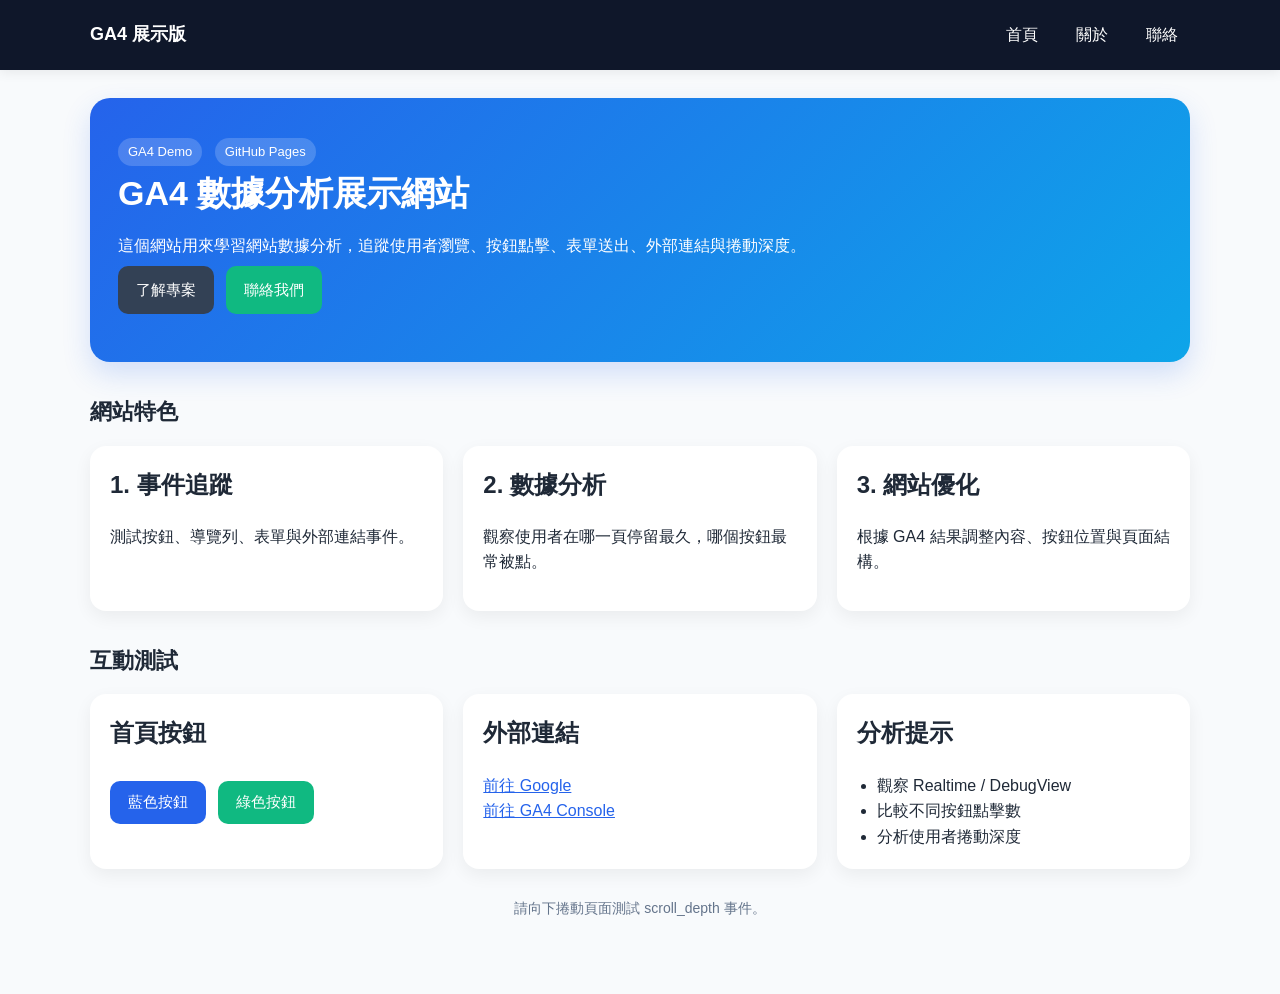
<file: index.html>
<!doctype html>
<html lang="zh-Hant">
<head>
  <meta charset="UTF-8" />
  <meta name="viewport" content="width=device-width, initial-scale=1.0" />
  <title>首頁｜GA4 展示版</title>

  <script async src="https://www.googletagmanager.com/gtag/js?id=G-BHKWRS35Y7"></script>
  <script>
    window.dataLayer = window.dataLayer || [];
    function gtag(){dataLayer.push(arguments);}
    gtag('js', new Date());
    gtag('config', 'G-BHKWRS35Y7', { debug_mode: true });
  </script>

  <link rel="stylesheet" href="styles.css" />
</head>
<body>
  <header class="header">
    <div class="header-inner">
      <a class="brand" href="index.html" onclick="trackNav('index')">GA4 展示版</a>
      <nav class="nav">
        <a href="index.html" onclick="trackNav('index')">首頁</a>
        <a href="about.html" onclick="trackNav('about')">關於</a>
        <a href="contact.html" onclick="trackNav('contact')">聯絡</a>
      </nav>
    </div>
  </header>

  <main class="container">
    <section class="hero">
      <span class="badge">GA4 Demo</span>
      <span class="badge">GitHub Pages</span>
      <h1>GA4 數據分析展示網站</h1>
      <p>這個網站用來學習網站數據分析，追蹤使用者瀏覽、按鈕點擊、表單送出、外部連結與捲動深度。</p>
      <a class="btn dark" href="about.html" onclick="trackEvent('hero_cta_click', {cta_name: 'about_page'})">了解專案</a>
      <a class="btn green" href="contact.html" onclick="trackEvent('hero_cta_click', {cta_name: 'contact_page'})">聯絡我們</a>
    </section>

    <h2 class="section-title">網站特色</h2>
    <section class="grid">
      <div class="card">
        <h2>1. 事件追蹤</h2>
        <p>測試按鈕、導覽列、表單與外部連結事件。</p>
      </div>

      <div class="card">
        <h2>2. 數據分析</h2>
        <p>觀察使用者在哪一頁停留最久，哪個按鈕最常被點。</p>
      </div>

      <div class="card">
        <h2>3. 網站優化</h2>
        <p>根據 GA4 結果調整內容、按鈕位置與頁面結構。</p>
      </div>
    </section>

    <h2 class="section-title">互動測試</h2>
    <section class="grid">
      <div class="card">
        <h2>首頁按鈕</h2>
        <button class="btn" onclick="trackEvent('home_button_click', {button_name: 'home_blue'})">藍色按鈕</button>
        <button class="btn green" onclick="trackEvent('home_button_click', {button_name: 'home_green'})">綠色按鈕</button>
      </div>

      <div class="card">
        <h2>外部連結</h2>
        <a href="https://www.google.com" target="_blank" rel="noopener"
           onclick="trackOutbound('https://www.google.com', 'Google')">前往 Google</a><br />
        <a href="https://analytics.google.com/" target="_blank" rel="noopener"
           onclick="trackOutbound('https://analytics.google.com/', 'GA4 Console')">前往 GA4 Console</a>
      </div>

      <div class="card">
        <h2>分析提示</h2>
        <ul class="list-clean">
          <li>觀察 Realtime / DebugView</li>
          <li>比較不同按鈕點擊數</li>
          <li>分析使用者捲動深度</li>
        </ul>
      </div>
    </section>

    <div class="footer">
      <p>請向下捲動頁面測試 scroll_depth 事件。</p>
    </div>
  </main>

  <script>
    function trackEvent(eventName, params) {
      if (typeof gtag === 'function') gtag('event', eventName, params);
      console.log(eventName, params);
    }

    function trackNav(linkName) {
      trackEvent('nav_click', { link_name: linkName });
    }

    function trackOutbound(url, text) {
      trackEvent('outbound_click', { link_url: url, link_text: text });
    }

    let scroll25 = false, scroll50 = false, scroll75 = false, scroll90 = false;

    window.addEventListener('scroll', () => {
      const doc = document.documentElement;
      const scrollTop = window.scrollY || doc.scrollTop;
      const scrollHeight = doc.scrollHeight - window.innerHeight;
      if (scrollHeight <= 0) return;

      const percent = Math.round((scrollTop / scrollHeight) * 100);

      if (percent >= 25 && !scroll25) { scroll25 = true; trackEvent('scroll_depth', { percent_scrolled: 25 }); }
      if (percent >= 50 && !scroll50) { scroll50 = true; trackEvent('scroll_depth', { percent_scrolled: 50 }); }
      if (percent >= 75 && !scroll75) { scroll75 = true; trackEvent('scroll_depth', { percent_scrolled: 75 }); }
      if (percent >= 90 && !scroll90) { scroll90 = true; trackEvent('scroll_depth', { percent_scrolled: 90 }); }
    });
  </script>
</body>
</html>
</file>
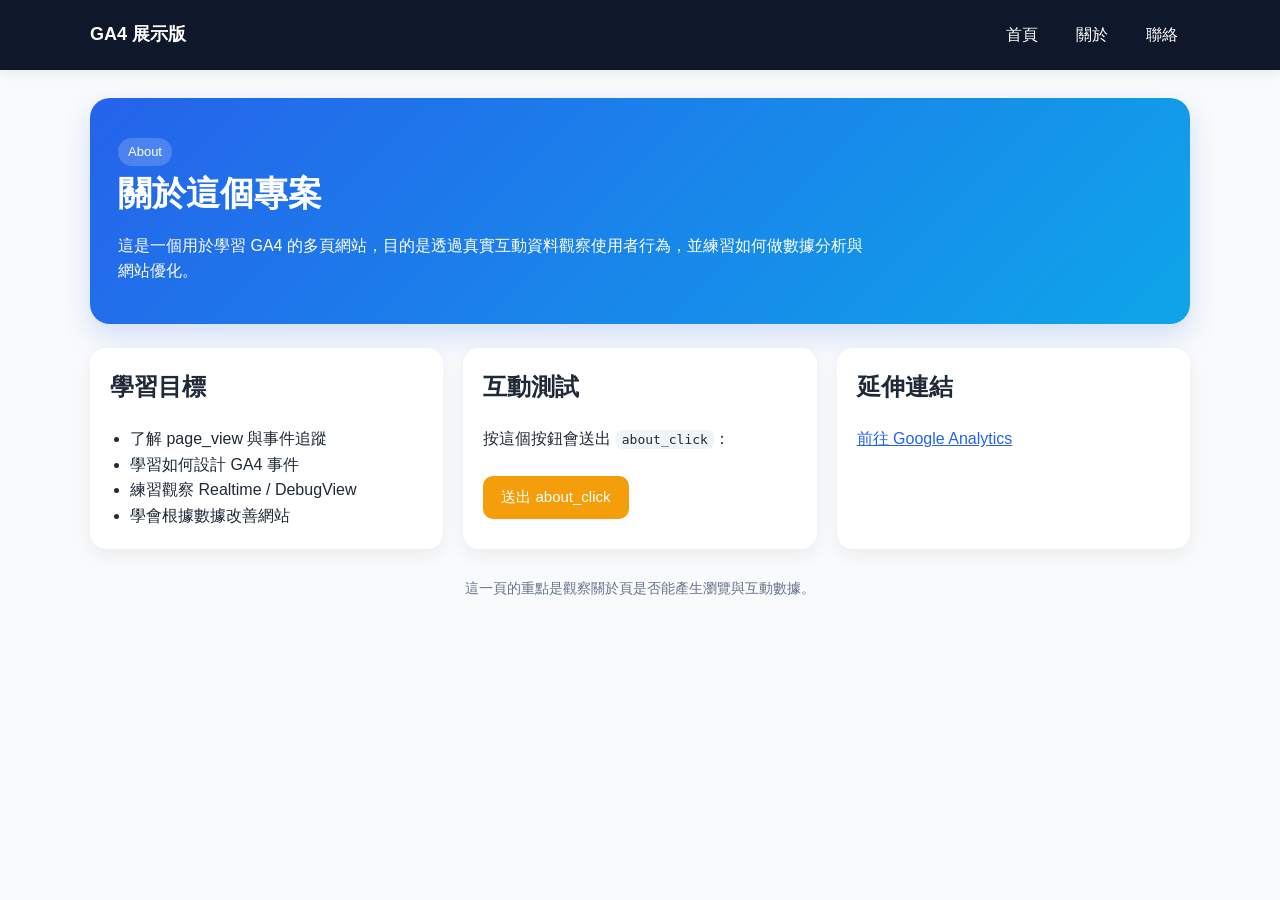
<file: about.html>
<!doctype html>
<html lang="zh-Hant">
<head>
  <meta charset="UTF-8" />
  <meta name="viewport" content="width=device-width, initial-scale=1.0" />
  <title>關於｜GA4 展示版</title>

  <script async src="https://www.googletagmanager.com/gtag/js?id=G-BHKWRS35Y7"></script>
  <script>
    window.dataLayer = window.dataLayer || [];
    function gtag(){dataLayer.push(arguments);}
    gtag('js', new Date());
    gtag('config', 'G-BHKWRS35Y7', { debug_mode: true });
  </script>

  <link rel="stylesheet" href="styles.css" />
</head>
<body>
  <header class="header">
    <div class="header-inner">
      <a class="brand" href="index.html" onclick="trackNav('index')">GA4 展示版</a>
      <nav class="nav">
        <a href="index.html" onclick="trackNav('index')">首頁</a>
        <a href="about.html" onclick="trackNav('about')">關於</a>
        <a href="contact.html" onclick="trackNav('contact')">聯絡</a>
      </nav>
    </div>
  </header>

  <main class="container">
    <section class="hero">
      <span class="badge">About</span>
      <h1>關於這個專案</h1>
      <p>這是一個用於學習 GA4 的多頁網站，目的是透過真實互動資料觀察使用者行為，並練習如何做數據分析與網站優化。</p>
    </section>

    <section class="grid">
      <div class="card">
        <h2>學習目標</h2>
        <ul class="list-clean">
          <li>了解 page_view 與事件追蹤</li>
          <li>學習如何設計 GA4 事件</li>
          <li>練習觀察 Realtime / DebugView</li>
          <li>學會根據數據改善網站</li>
        </ul>
      </div>

      <div class="card">
        <h2>互動測試</h2>
        <p>按這個按鈕會送出 <code>about_click</code>：</p>
        <button class="btn amber" onclick="trackEvent('about_click', {section: 'about_page'})">送出 about_click</button>
      </div>

      <div class="card">
        <h2>延伸連結</h2>
        <a href="https://analytics.google.com/" target="_blank" rel="noopener"
           onclick="trackOutbound('https://analytics.google.com/', 'Google Analytics')">前往 Google Analytics</a>
      </div>
    </section>

    <div class="footer">
      <p>這一頁的重點是觀察關於頁是否能產生瀏覽與互動數據。</p>
    </div>
  </main>

  <script>
    function trackEvent(eventName, params) {
      if (typeof gtag === 'function') gtag('event', eventName, params);
      console.log(eventName, params);
    }

    function trackNav(linkName) {
      trackEvent('nav_click', { link_name: linkName });
    }

    function trackOutbound(url, text) {
      trackEvent('outbound_click', { link_url: url, link_text: text });
    }
  </script>
</body>
</html>

</html>
</file>
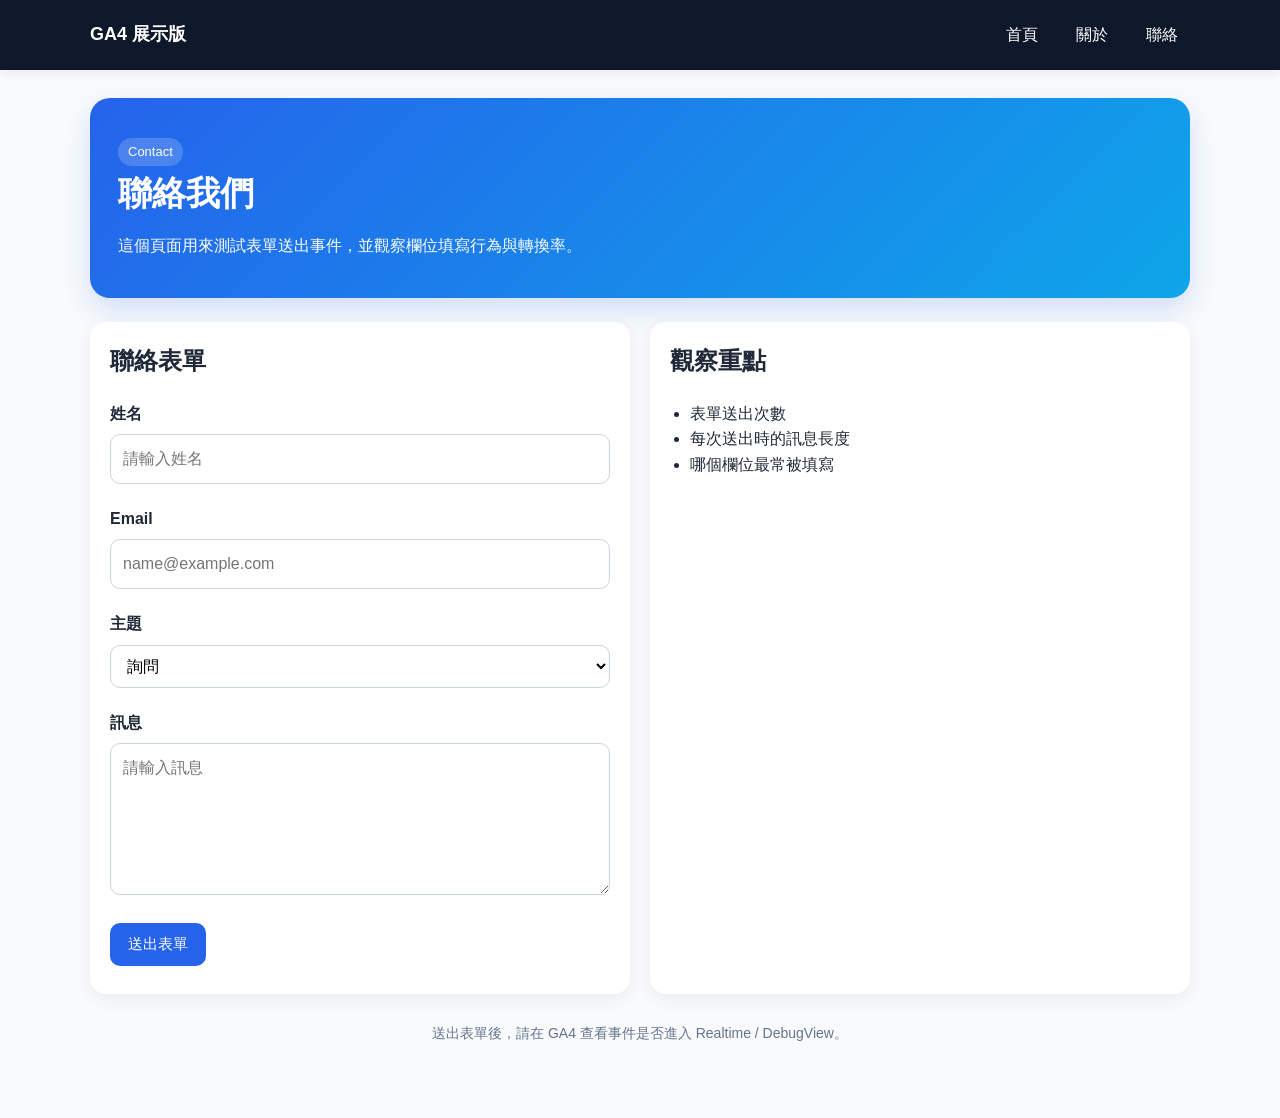
<file: contact.html>
<!doctype html>
<html lang="zh-Hant">
<head>
  <meta charset="UTF-8" />
  <meta name="viewport" content="width=device-width, initial-scale=1.0" />
  <title>聯絡｜GA4 展示版</title>

  <script async src="https://www.googletagmanager.com/gtag/js?id=G-BHKWRS35Y7"></script>
  <script>
    window.dataLayer = window.dataLayer || [];
    function gtag(){dataLayer.push(arguments);}
    gtag('js', new Date());
    gtag('config', 'G-BHKWRS35Y7', { debug_mode: true });
  </script>

  <link rel="stylesheet" href="styles.css" />
</head>
<body>
  <header class="header">
    <div class="header-inner">
      <a class="brand" href="index.html" onclick="trackNav('index')">GA4 展示版</a>
      <nav class="nav">
        <a href="index.html" onclick="trackNav('index')">首頁</a>
        <a href="about.html" onclick="trackNav('about')">關於</a>
        <a href="contact.html" onclick="trackNav('contact')">聯絡</a>
      </nav>
    </div>
  </header>

  <main class="container">
    <section class="hero">
      <span class="badge">Contact</span>
      <h1>聯絡我們</h1>
      <p>這個頁面用來測試表單送出事件，並觀察欄位填寫行為與轉換率。</p>
    </section>

    <section class="grid">
      <div class="card">
        <h2>聯絡表單</h2>

        <label for="name">姓名</label>
        <input id="name" type="text" placeholder="請輸入姓名" />

        <label for="email">Email</label>
        <input id="email" type="email" placeholder="name@example.com" />

        <label for="topic">主題</label>
        <select id="topic">
          <option value="詢問">詢問</option>
          <option value="合作">合作</option>
          <option value="回饋">回饋</option>
        </select>

        <label for="message">訊息</label>
        <textarea id="message" rows="5" placeholder="請輸入訊息"></textarea>

        <button class="btn" onclick="submitForm()">送出表單</button>
      </div>

      <div class="card">
        <h2>觀察重點</h2>
        <ul class="list-clean">
          <li>表單送出次數</li>
          <li>每次送出時的訊息長度</li>
          <li>哪個欄位最常被填寫</li>
        </ul>
      </div>
    </section>

    <div class="footer">
      <p>送出表單後，請在 GA4 查看事件是否進入 Realtime / DebugView。</p>
    </div>
  </main>

  <script>
    function trackEvent(eventName, params) {
      if (typeof gtag === 'function') gtag('event', eventName, params);
      console.log(eventName, params);
    }

    function trackNav(linkName) {
      trackEvent('nav_click', { link_name: linkName });
    }

    function submitForm() {
      const name = document.getElementById('name').value || 'anonymous';
      const email = document.getElementById('email').value || '';
      const topic = document.getElementById('topic').value || '';
      const message = document.getElementById('message').value || '';

      trackEvent('contact_form_submit', {
        form_name: 'contact_form',
        user_name: name,
        user_email: email,
        topic: topic,
        message_length: message.length
      });

      alert('表單事件已送出');
    }
  </script>
</body>
</html>

</body>
</html>
</file>
<file: styles.css>
body {
  font-family: Arial, "Noto Sans TC", sans-serif;
  margin: 0;
  background: #f8fafc;
  color: #1f2937;
  line-height: 1.6;
}

.header {
  background: #0f172a;
  color: white;
  padding: 14px 20px;
  position: sticky;
  top: 0;
  z-index: 10;
  box-shadow: 0 2px 12px rgba(0,0,0,0.08);
}

.header-inner {
  max-width: 1100px;
  margin: 0 auto;
  display: flex;
  align-items: center;
  justify-content: space-between;
  gap: 16px;
}

.brand {
  font-weight: 700;
  font-size: 18px;
  color: white;
  text-decoration: none;
}

.nav {
  display: flex;
  gap: 14px;
  flex-wrap: wrap;
}

.nav a {
  color: white;
  text-decoration: none;
  padding: 8px 12px;
  border-radius: 10px;
  transition: background 0.2s ease;
}

.nav a:hover {
  background: rgba(255,255,255,0.12);
}

.container {
  max-width: 1100px;
  margin: 0 auto;
  padding: 28px 20px 60px;
}

.hero {
  background: linear-gradient(135deg, #2563eb, #0ea5e9);
  color: white;
  padding: 40px 28px;
  border-radius: 20px;
  margin-bottom: 24px;
  box-shadow: 0 12px 28px rgba(37, 99, 235, 0.18);
}

.hero h1 {
  margin-top: 0;
  margin-bottom: 12px;
  font-size: 34px;
}

.hero p {
  margin: 0;
  max-width: 760px;
}

.grid {
  display: grid;
  grid-template-columns: repeat(auto-fit, minmax(260px, 1fr));
  gap: 20px;
}

.card {
  background: white;
  border-radius: 16px;
  padding: 20px;
  box-shadow: 0 6px 18px rgba(0, 0, 0, 0.06);
}

.card h2 {
  margin-top: 0;
}

.btn {
  display: inline-block;
  border: none;
  border-radius: 10px;
  padding: 12px 18px;
  margin: 8px 8px 8px 0;
  cursor: pointer;
  font-size: 15px;
  color: white;
  background: #2563eb;
  text-decoration: none;
  transition: transform 0.15s ease, opacity 0.15s ease;
}

.btn:hover {
  transform: translateY(-1px);
  opacity: 0.95;
}

.btn.green {
  background: #10b981;
}

.btn.amber {
  background: #f59e0b;
}

.btn.dark {
  background: #334155;
}

.section-title {
  margin: 32px 0 16px;
  font-size: 22px;
}

input, textarea, select {
  width: 100%;
  max-width: 520px;
  padding: 11px 12px;
  border: 1px solid #cbd5e1;
  border-radius: 10px;
  margin: 8px 0 12px;
  box-sizing: border-box;
  font: inherit;
  background: white;
}

label {
  display: block;
  font-weight: 600;
  margin-top: 10px;
}

a {
  color: #2563eb;
}

code {
  background: #f1f5f9;
  padding: 2px 6px;
  border-radius: 6px;
}

.small {
  color: #64748b;
  font-size: 14px;
}

.footer {
  margin-top: 28px;
  font-size: 14px;
  color: #64748b;
  text-align: center;
}

.badge {
  display: inline-block;
  background: rgba(255,255,255,0.18);
  color: white;
  padding: 4px 10px;
  border-radius: 999px;
  font-size: 13px;
  margin-right: 8px;
}

.stat-box {
  text-align: center;
  padding: 18px;
}

.stat-box strong {
  display: block;
  font-size: 30px;
  color: #2563eb;
}

.list-clean {
  margin: 0;
  padding-left: 20px;
}
</file>
